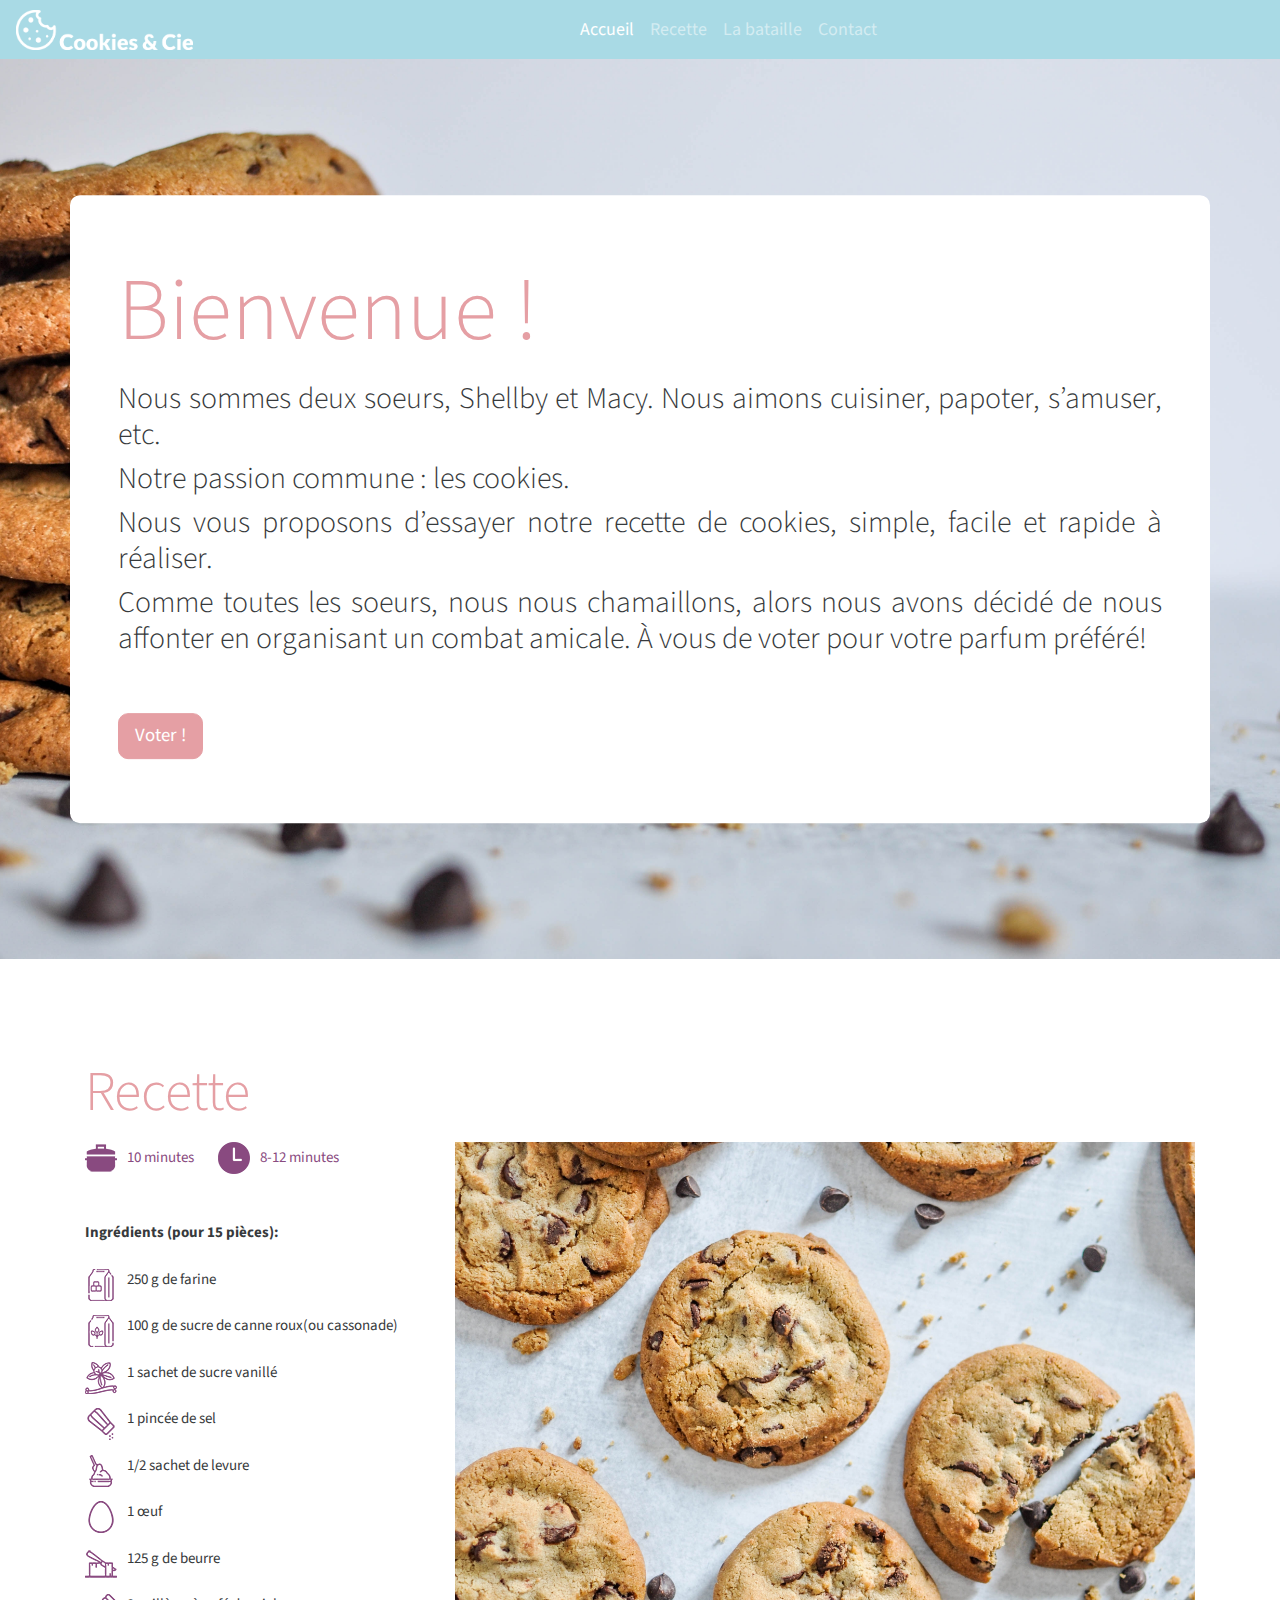
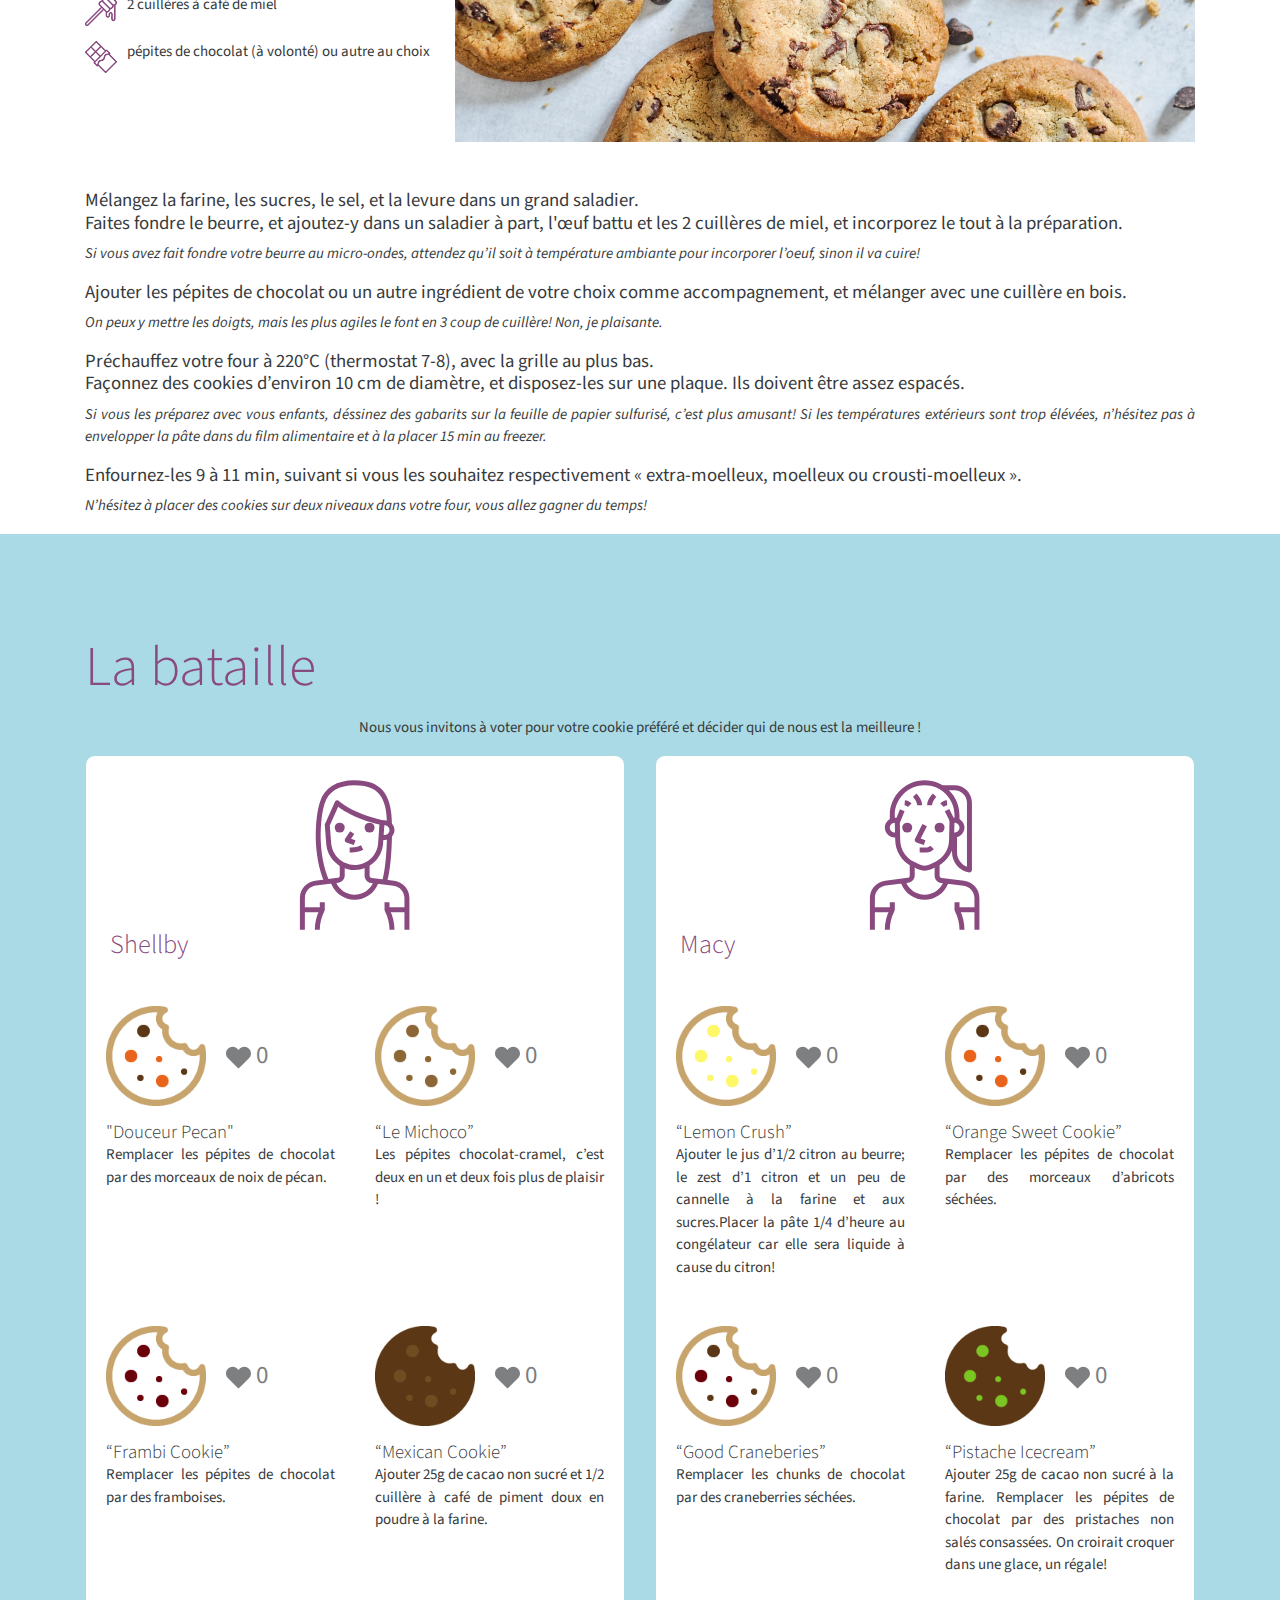
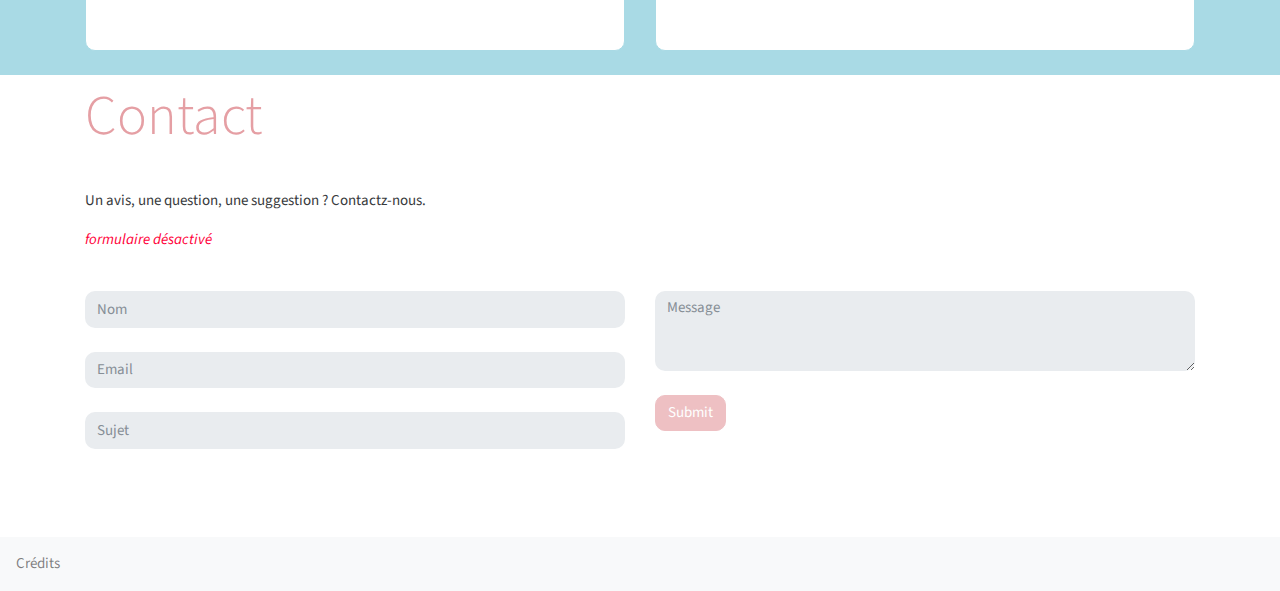
<file: index.html>
<!doctype html>
<html lang="en">

<head>
    <meta charset="utf-8">
    <meta name="viewport" content="width=device-width, initial-scale=1, shrink-to-fit=no">

    <link rel="stylesheet" href="./assets/css/styles.css">
    <link rel="stylesheet" href="./assets/css/animate.css">
    <title>Cookies et Compagnie, les passionnées de cookies !</title>
</head>

<body>
    <header id="header" class="bg-header navbar-dark">
        <nav id="nav" class="navbar navbar-expand-lg bg-header">
            <button class="navbar-toggler custom-toggler" type="button" data-toggle="collapse"
                data-target="#navbarColor01" aria-controls="navbarColor01" aria-expanded="false"
                aria-label="Toggle navigation">
                <span class="navbar-toggler-icon"></span>
            </button>
            <img id="logoSmall" class="logoSmall" src="./assets/img/logoSmall.png" alt="Cookies et Compagnie">

            <div class="collapse navbar-collapse" id="navbarColor01">
                <ul class="navbar-nav mx-auto">
                    <li class="nav-item active">
                        <a class="nav-link" href="#home">Accueil</a>
                    </li>
                    <li class="nav-item">
                        <a class="nav-link" href="#recipe">Recette</a>
                    </li>
                    <li class="nav-item">
                        <a class="nav-link" href="#battle">La bataille</a>
                    </li>
                    <li class="nav-item">
                        <a class="nav-link" href="#contact">Contact</a>
                    </li>
                </ul>
            </div>
        </nav>
    </header>

    <section id="home" class="container-fluid article home-bg pb-3">
        <div class="container jumbotron home-text bg-white px-5 radius">
            <h2 class="display-2 pb-3 mb-0">Bienvenue !</h2>
            <div class="text-justify">
                <p class="h2">
                    Nous sommes deux soeurs, Shellby et Macy.
                    Nous aimons cuisiner, papoter, s’amuser, etc.
                </p>
                <p class="h2">Notre
                    passion commune : les cookies.
                </p>
                <p class="h2">
                    Nous vous proposons d’essayer notre recette de cookies, simple, facile et rapide à réaliser.
                </p>
                <p class="h2">
                    Comme toutes les soeurs, nous nous chamaillons, alors nous avons décidé de nous affonter en
                    organisant un combat amicale. À vous de voter pour votre parfum préféré!
                </p>
                <a id="clickVote" class="btn btn-primary btn-lg mt-5 radius" href="#battle" role="button">Voter !</a>
            </div>
        </div>
    </section>

    <section id="recipe" class="container article">
        <h2 class="display-4 pb-3 mb-0">Recette</h2>
        <div class="row no-gutters">
            <div class="col-md-4 pr-3">
                <p class="recipe-time mr-4 d-flex align-items-center"><span class="icon-clock"></span> 10 minutes</p>
                <p class="recipe-time d-flex align-items-center"><span class="icon-pot"></span> 8-12 minutes</p>
                <ul class"list-ingredients">
                    <li class="pt-4 my-4 font-weight-bold">
                        Ingrédients (pour 15 pièces):
                    </li>
                    <li class=" btn-ingredients mb-4">
                        <span class="icon-ingredients icon-flour"></span>
                        250 g de farine
                    </li>
                    <li class=" btn-ingredients mb-4">
                        <span class="icon-ingredients icon-sugar"></span>
                        100 g de sucre de canne roux(ou cassonade)
                    </li>
                    <li class=" btn-ingredients mb-4">
                        <span class="icon-ingredients icon-vanilla"></span>
                        1 sachet de sucre vanillé
                    </li>
                    <li class=" btn-ingredients mb-4">
                        <span class="icon-ingredients icon-salt"></span>
                        1 pincée de sel
                    </li>
                    <li class=" btn-ingredients mb-4">
                        <span class="icon-ingredients icon-yeast"></span>
                        1/2 sachet de levure
                    </li>
                    <li class=" btn-ingredients mb-4">
                        <span class="icon-ingredients icon-egg"></span>
                        1 œuf
                    </li>
                    <li class=" btn-ingredients mb-4">
                        <span class="icon-ingredients icon-butter"></span>
                        125 g de beurre
                    </li>
                    <li class=" btn-ingredients mb-4">
                        <span class="icon-ingredients icon-honey"></span>
                        2 cuillères à café de miel
                    </li>
                    <li class=" btn-ingredients mb-4">
                        <span class="icon-ingredients icon-chocolate-bar"></span>
                        pépites de chocolat (à volonté) ou autre au choix
                    </li>
                </ul>
            </div>
            <div class="col-md-8 align-middle">
                <span id="img-recipe" class="my-auto"></span>
            </div>
            <div class="pt-5 col-md-12 text-justify">
                <p class="mb-0 h5">
                    Mélangez la farine, les sucres, le sel, et la levure dans un grand saladier.
                </p>
                <p class="h5">
                    Faites fondre le beurre, et ajoutez-y dans un saladier à part, l'œuf battu et les 2 cuillères de
                    miel, et incorporez le
                    tout à la préparation.<br>
                </p>
                <p class="font-italic">
                    Si vous avez fait fondre votre beurre au micro-ondes, attendez qu’il soit à
                    température ambiante pour incorporer l’oeuf, sinon il va cuire!
                </p>
                <p class="h5">
                    Ajouter les pépites de chocolat ou un autre ingrédient de votre choix comme
                    accompagnement, et mélanger avec une cuillère en bois.
                </p>
                <p class="font-italic">
                    On peux y mettre les doigts, mais les plus agiles le font en 3 coup de cuillère! Non,
                    je plaisante.
                </p>
                <p class="h5">
                    Préchauffez votre four à 220°C (thermostat 7-8), avec la grille au plus bas.<br>
                    Façonnez des cookies d’environ 10 cm de diamètre, et disposez-les sur une plaque. Ils doivent
                    être assez espacés.
                </p>
                <p class="font-italic">
                    Si vous les préparez avec vous enfants, déssinez des gabarits sur la feuille de
                    papier sulfurisé, c’est plus amusant!
                    Si les températures extérieurs sont trop élévées, n’hésitez pas à envelopper la pâte dans du
                    film alimentaire et à la placer 15 min au freezer.
                </p>
                <p class="h5">
                    Enfournez-les 9 à 11 min, suivant si vous les souhaitez respectivement «
                    extra-moelleux, moelleux ou crousti-moelleux ».
                </p>
                <p class="font-italic">
                    N’hésitez à placer des cookies sur deux niveaux dans votre four, vous allez gagner du
                    temps!
                </p>
            </div>
        </div>
    </section>

    <section id="battle" class="container-fluid article pb-4">
        <div class="container">
            <div class="row">
                <div class="col-md-12">
                    <h2 class="display-4 pb-3 mb-0">La bataille</h2>
                    <p class="text-center">Nous vous invitons à voter pour votre cookie préféré et décider qui de nous
                        est
                        la meilleure !</p>
                </div>

                <div class="col-md-6 d-flex align-items-stretch">
                    <div class="pt-4 pb-4 border radius">
                        <div class="mb-4">
                            <div class="text-center">
                                <svg class="mx-auto col-md-4 img-sister">
                                    <use href="./assets/img/svg/avatars.svg#shellby-avatar"></use>
                                </svg>
                            </div>
                            <h3 class="pl-4">Shellby</h3>
                        </div>
                        <div class="card-group">
                            <div class="card border-0">
                                <div class="card-body">
                                    <img src="./assets/img/biscuit-02.png" alt="cookie au noix de pecan">
                                    <button type="button" class="btn btn-link btn-heart p-0 ml-3" data-vote="btn-1">
                                        <svg>
                                            <use href="./assets/img/svg/heart.svg#heart"></use>
                                        </svg>
                                        <span id="1" class="likes">0</span>
                                    </button>
                                    <h5 class="pt-3 mb-0 pt-3 mb-0 card-title">"Douceur Pecan"</h5>
                                    <p class="card-text text-justify">Remplacer les pépites de chocolat par des morceaux
                                        de noix
                                        de pécan.</p>
                                </div>
                            </div>
                            <div class="card border-0">
                                <div class="card-body">
                                    <img src="./assets/img/biscuit-07.png"
                                        alt="cookie au pépites dechocolat et caramel">
                                    <button type="button" class="btn btn-link btn-heart p-0 ml-3" data-vote="btn-2">
                                        <svg>
                                            <use href="./assets/img/svg/heart.svg#heart"></use>
                                        </svg>
                                        <span id="2" class="likes">0</span>
                                    </button>
                                    <h5 class="pt-3 mb-0 card-title">“Le Michoco”</h5>
                                    <p class="card-text text-justify">Les pépites chocolat-cramel, c’est deux en un et
                                        deux
                                        fois
                                        plus de plaisir !</p>
                                </div>
                            </div>
                        </div>
                        <div class="card-group">
                            <div class="card border-0">
                                <div class="card-body">
                                    <img src="./assets/img/biscuit-03.png" alt="cookie au framboises">
                                    <button type="button" class="btn btn-link btn-heart p-0 ml-3" data-vote="btn-3">
                                        <svg>
                                            <use href="./assets/img/svg/heart.svg#heart"></use>
                                        </svg>
                                        <span id="3" class="likes">0</span>
                                    </button>
                                    <h5 class="pt-3 mb-0 card-title">“Frambi Cookie”</h5>
                                    <p class="card-text text-justify">Remplacer les pépites de chocolat par des
                                        framboises.
                                    </p>
                                </div>
                            </div>
                            <div class="card border-0">
                                <div class="card-body">
                                    <img src="./assets/img/biscuit-06.png" alt="cookie au chocolat et piment">
                                    <button type="button" class="btn btn-link btn-heart p-0 ml-3" data-vote="btn-4">
                                        <svg>
                                            <use href="./assets/img/svg/heart.svg#heart"></use>
                                        </svg>
                                        <span id="4" class="likes">0</span>
                                    </button>
                                    <h5 class="pt-3 mb-0 card-title">“Mexican Cookie”</h5>
                                    <p class="card-text text-justify">Ajouter 25g de cacao non sucré et 1/2 cuillère à
                                        café de
                                        piment
                                        doux
                                        en poudre à la farine.</p>
                                </div>
                            </div>
                        </div>
                    </div>
                </div>
                <div class="col-md-6">
                    <div class="pt-4 pb-4 border radius">
                        <div class="mb-4">
                            <div class="text-center">
                                <svg class="mx-auto col-md-4 img-sister">
                                    <use href="./assets/img/svg/avatars.svg#macy-avatar"></use>
                                </svg>
                            </div>
                            <h3 class="pl-4 ">Macy</h3>
                        </div>
                        <div class="card-group">
                            <div class="card border-0">
                                <div class="card-body">
                                    <img src="./assets/img/biscuit-08.png" alt="cookie au citron">
                                    <button type="button" class="btn btn-link btn-heart p-0 ml-3" data-vote="btn-5">
                                        <svg>
                                            <use href="./assets/img/svg/heart.svg#heart"></use>
                                        </svg>
                                        <span id="5" class="likes">0</span>
                                    </button>
                                    <h5 class="pt-3 mb-0 card-title">“Lemon Crush”</h5>
                                    <p class="card-text text-justify">Ajouter le jus d’1/2 citron au beurre; le zest d’1
                                        citron
                                        et un peu de cannelle à la farine et aux sucres.Placer la pâte 1/4 d’heure au
                                        congélateur car elle sera liquide à cause du citron!</p>
                                </div>
                            </div>
                            <div class="card border-0">
                                <div class="card-body">
                                    <img src="./assets/img/biscuit-02.png" alt="cookie au morceaux abricot">
                                    <button type="button" class="btn btn-link btn-heart p-0 ml-3" data-vote="btn-6">
                                        <svg>
                                            <use href="./assets/img/svg/heart.svg#heart"></use>
                                        </svg>
                                        <span id="6" class="likes">0</span>
                                    </button>
                                    <h5 class="pt-3 mb-0 card-title">“Orange Sweet Cookie”</h5>
                                    <p class="card-text text-justify">Remplacer les pépites de chocolat par des morceaux
                                        d’abricots séchées.</p>
                                </div>
                            </div>
                        </div>
                        <div class="card-group">
                            <div class="card border-0">
                                <div class="card-body">
                                    <img src="./assets/img/biscuit-05.png" alt="cookie au craneberries">
                                    <button type="button" class="btn btn-link btn-heart p-0 ml-3" data-vote="btn-7">
                                        <svg>
                                            <use href="/assets/img/svg/heart.svg#heart"></use>
                                        </svg>
                                        <span id="7" class="likes">0</span>
                                    </button>
                                    <h5 class="pt-3 mb-0 card-title">“Good Craneberies”</h5>
                                    <p class="card-text text-justify">Remplacer les chunks de chocolat par des
                                        craneberries
                                        séchées.</p>
                                </div>
                            </div>
                            <div class="card border-0">
                                <div class="card-body">
                                    <img src="./assets/img/biscuit-01.png" alt="cookie chocolat et pistaches">
                                    <button type="button" class="btn btn-link btn-heart p-0 ml-3" data-vote="btn-8">
                                        <svg>
                                            <use href="/assets/img/svg/heart.svg#heart"></use>
                                        </svg>
                                        <span id="8" class="likes">0</span>
                                    </button>
                                    <h5 class="pt-3 mb-0 card-title">“Pistache Icecream”</h5>
                                    <p class="card-text text-justify">Ajouter 25g de cacao non sucré à la farine.
                                        Remplacer
                                        les
                                        pépites de chocolat par des pristaches non salés consassées. On croirait croquer
                                        dans
                                        une glace, un régale!</p>
                                </div>
                            </div>
                        </div>
                    </div>
                </div>
            </div>
        </div>
    </section>

    <section id="contact" class="container article pt-2 pb-4 mb-4">
        <h2 class="display-4 pb-3 mb-4">Contact</h2>
        <p>Un avis, une question, une suggestion ? Contactz-nous.</p>
        <p class=" text-danger pb-4 font-italic">formulaire désactivé</p>

        <form action="" class="row no-glutters">
            <div class="form-group col-md-6">
                <input type="text" class="form-control mb-4 border-0 radius" placeholder="Nom" id="contactName"
                    disabled>
                <input type="email" class="form-control mb-4 border-0 radius" id="contactEmail"
                    aria-describedby="emailHelp" placeholder="Email" disabled>
                <input type="text" class="form-control mb-4 border-0 radius" placeholder="Sujet" id="contactSubject"
                    disabled>
            </div>
            <div class="form-group col-md-6">
                <textarea class="form-control mb-4 border-0 radius" id="contactTextarea" rows="3" placeholder="Message"
                    disabled></textarea>
                <button type="submit" class="btn btn-primary radius" disabled>Submit</button>
            </div>
        </form>
    </section>

    <footer class="container-fluid px-0">
        <nav class="navbar navbar-light bg-light">
            <a class="navbar-text" href="credits.html">Crédits</a>
        </nav>
    </footer>

    <script src="./vendor/js/jquery-3.3.1.min.js"></script>
    <script src="https://cdnjs.cloudflare.com/ajax/libs/popper.js/1.12.9/umd/popper.min.js" integrity="sha384-ApNbgh9B+Y1QKtv3Rn7W3mgPxhU9K/ScQsAP7hUibX39j7fakFPskvXusvfa0b4Q" crossorigin="anonymous"></script>
    <script src="./vendor/js/bootstrap.min.js"></script>
    <script src="./assets/js/main.js"></script>
</body>

</html>
</file>
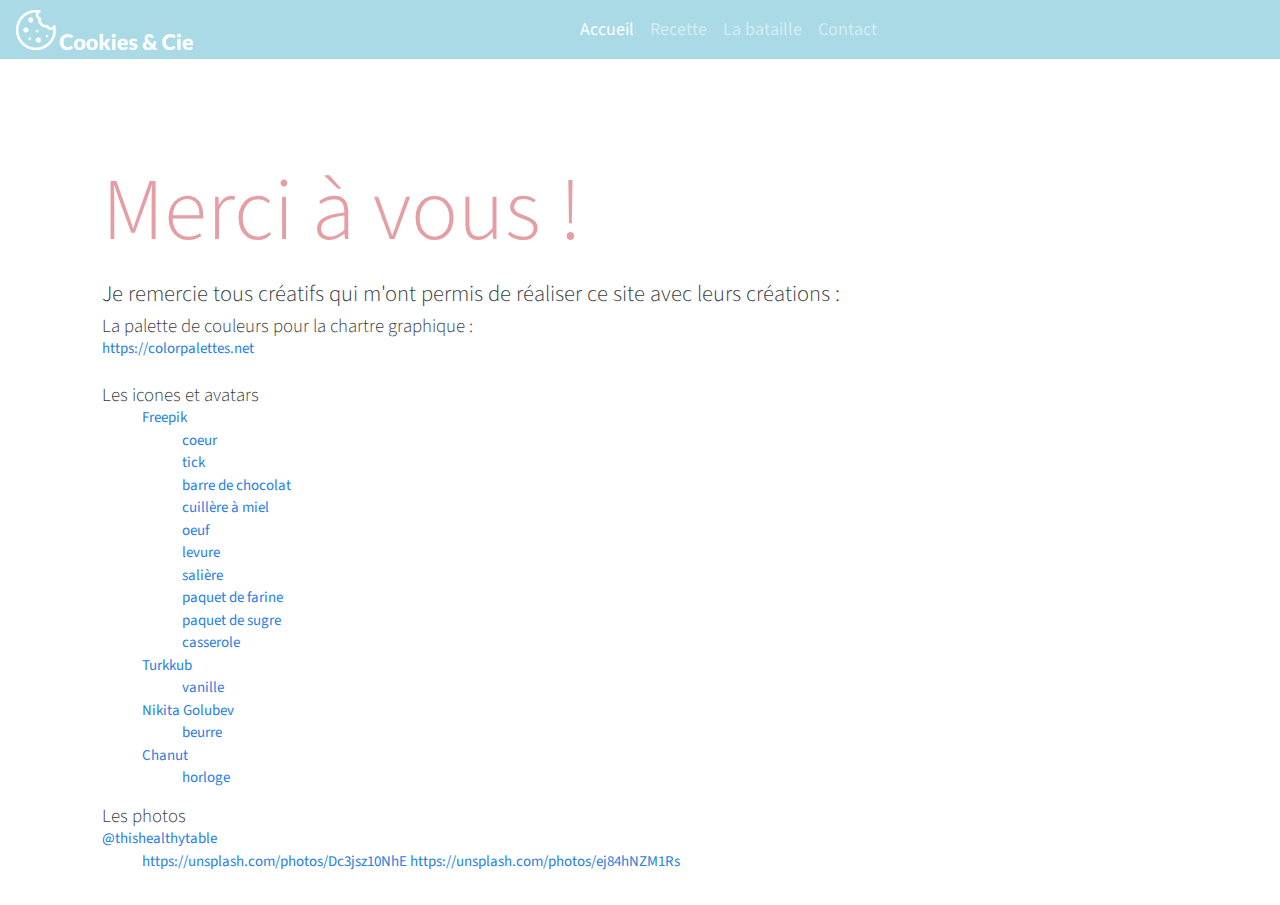
<file: credits.html>
<!DOCTYPE html>
<html lang="en">

<head>
    <meta charset="UTF-8">
    <meta name="viewport" content="width=device-width, initial-scale=1.0">
    <meta http-equiv="X-UA-Compatible" content="ie=edge">
    <link rel="stylesheet" href="./assets/css/styles.css">
    <title>Credits</title>
</head>

<body>
    <header id="header" class="bg-header navbar-dark">
        <nav id="nav" class="navbar navbar-expand-lg bg-header">
            <button class="navbar-toggler custom-toggler" type="button" data-toggle="collapse"
                data-target="#navbarColor01" aria-controls="navbarColor01" aria-expanded="false"
                aria-label="Toggle navigation">
                <span class="navbar-toggler-icon"></span>
            </button>
            <img id="logoSmall" class="logoSmall" src="./assets/img/logoSmall.png" alt="Cookies et Compagnie">

            <div class="collapse navbar-collapse" id="navbarColor01">
                <ul class="navbar-nav mx-auto">
                    <li class="nav-item active">
                        <a class="nav-link" href="index.html#accueil">Accueil</a>
                    </li>
                    <li class="nav-item">
                        <a class="nav-link" href="index.html#recipe">Recette</a>
                    </li>
                    <li class="nav-item">
                        <a class="nav-link" href="index.html#battle">La bataille</a>
                    </li>
                    <li class="nav-item">
                        <a class="nav-link" href="index.html#contact">Contact</a>
                    </li>
                </ul>
            </div>
        </nav>
    </header>
    <section id="credits" class="jumbotron bg-white container article pb-3">
        <h2 class="display-2 pb-3 mb-0">Merci à vous !</h2>
        <p class="h4">Je remercie tous créatifs qui m'ont permis de réaliser ce site avec leurs créations :</p>
        <p class="mb-0 h5">La palette de couleurs pour la chartre graphique :</p>
        <a href="https://colorpalettes.net/color-palette-2553/">https://colorpalettes.net</a>
        <p class="mb-0 h5 mt-4">Les icones et avatars</p>
        <ul>
            <li><a href="https://www.freepik.com/">Freepik</a>
                <ul>
                    <li><a href="https://www.flaticon.com/free-icon/valentines-heart_69904">coeur</a></li>
                    <li><a href="https://www.flaticon.com/free-icon/tick_446191">tick</a></li>
                    <li><a href="https://www.flaticon.com/free-icon/inclined-chocolate-bar_80673">barre de chocolat</a>
                    </li>
                    <li><a href="https://www.flaticon.com/free-icon/honey_112579">cuillère à miel</a></li>
                    <li><a href="https://www.flaticon.com/free-icon/big-egg_81748">oeuf</a></li>
                    <li><a href="https://www.flaticon.com/free-icon/yeast_933978">levure </a></li>
                    <li><a href="https://www.flaticon.com/free-icon/salt_114928">salière</a></li>
                    <li><a href="https://www.flaticon.com/free-icon/flour_1236922">paquet de farine</a></li>
                    <li><a href="https://www.flaticon.com/free-icon/sugar_1236960">paquet de sugre</a></li>
                    <li><a href="https://www.flaticon.com/free-icon/pot_1662363">casserole</a></li>

                </ul>
            </li>
            <li>
                <a href="https://www.flaticon.com/authors/turkkub">Turkkub</a>
                <ul>
                    <li><a href="https://www.flaticon.com/free-icon/vanilla_139839">vanille</a></li>
                </ul>
            </li>
            <li><a href="https://www.flaticon.com/authors/nikita-golubev">Nikita Golubev</a>
                <ul>
                    <li>
                        <a href="https://www.flaticon.com/free-icon/butter_286986">beurre</a>
                    </li>
                </ul>
            </li>
            <li><a href="https://www.flaticon.com/authors/chanut">Chanut</a>

                <ul>
                    <li>
                        <a href="https://www.flaticon.com/free-icon/clock_181557">horloge</a>
                    </li>
                </ul>
            </li>
        </ul>
        <p class="mb-0 h5">Les photos</p>
        <a href="https://unsplash.com/@thishealthytable">@thishealthytable</a>
        <ul>
            <li>
               <a href="https://unsplash.com/photos/Dc3jsz10NhE">https://unsplash.com/photos/Dc3jsz10NhE</a> 
               <a href="https://unsplash.com/photos/ej84hNZM1Rs">https://unsplash.com/photos/ej84hNZM1Rs</a> 
            </li>
        </ul>

    </section>

</body>

</html>
</file>
<file: assets/css/styles.css>
@import '../../vendor/css/bootwatch-cosmo.css';
@import './icons.css';

html {
    height: 100%;
    scroll-behavior: smooth;
}

body { height: 100%; }

img {
    width: 100%;
    height: auto;
}

h2 { color: #e59fa4;}

.radius { border-radius: 10px !important;}

.article {
    padding-top: 100px;
    background-color: white;
}

/* Header */
.bg-header { background-color: #a9dae5; }

a.nav-link { font-size: 18px; }

.logoSmall {
    height: 40px;
    width: auto;
}

/* Section home */
#home { height: 100vh; }

.home-bg {
    background-image: url('../img/emily-wilson-1458442-unsplash.jpg');
    background-size: cover;
    background-position: center center;
    background-repeat: no-repeat;
    position: relative;
}

.home-text {
    position: absolute;
    top: 50%;
    left: 50%;
    transform: translate(-50%, -50%);
}
.home-text a,.home-text a:focus,.home-text a:hover,.home-text a:active, #contact button {
    background-color: #e59fa4 !important;
    border-color: #e59fa4 !important;
}

/* Section recipe */
#recipe ul { padding-left: 0px; }

ul li { list-style-type: none; }

.recipe-time { color: #894a80; }

.recipe-time span, .icon-ingredients, .icon-heart {
    float: left;
    margin-right: 10px;
    display: inline-block;
    width: 32px;
    height: 32px;}

.recipe-time:first-child { float: left; }

.icon {
    display: inline;
    display: inline-block
}

.btn-ingredients.checked span {
    width: 32px;
    height: 32px;
    background-image: url('../img/icons/sprite-icons.png');
    background-repeat: no-repeat;
    background-size: cover;
    background-position: 0 -352px;
}

#img-recipe {
    display: block;
    height: 600px;
    width: auto;
    background-image: url('../img/emily-wilson-1458436-unsplash.jpg');
    background-repeat: no-repeat;
    background-size: cover;
    background-position: center center;
    
}

#recipe p.h5 { font-weight: 400; }

/* Section battle */
#battle { background-color: #a9dae5;}

#battle h2, #battle h3 { color: #894a80;}

.pt-4.border { 
    background-color: #ffffff;
    border-color: #a9dae5 !important;
}

.card-body { min-height: 320px; }

.img-sister { 
    width: 180px; 
    height: auto;
    color: #894a80;
}

.card-body img { width: 100px; height: 100px;}

.btn-heart,
.btn-heart:focus,
.btn-heart:hover {
    font-size: 25px;
    text-decoration: none !important;
    color: #7d7f80;
}

.btn-heart svg {
    width: 25px;
    height: 25px;
    fill: #7d7f80;
}

@media screen and (max-width: 992px) {
    
    #home { height: auto ; }

    .home-bg { position: inherit; }
    
    .home-text {
        position: inherit;
        top: inherit;
        left: inherit;
        transform: none;
        padding-left: 0.8rem !important;
        padding-right: 0.8rem !important;
    }

    .home-text p { text-align: center !important; }

    .display-2 { font-size:3rem; }
    
}
@media screen and (max-width : 768px) {
    .article { padding-top: 50px; }

    .home-text a { display: block; }

    .pt-4.border { margin-top:20px !important; }
    
    .card-body { min-height: 100px; }
    
    .card { text-align: center; }

}
</file>
